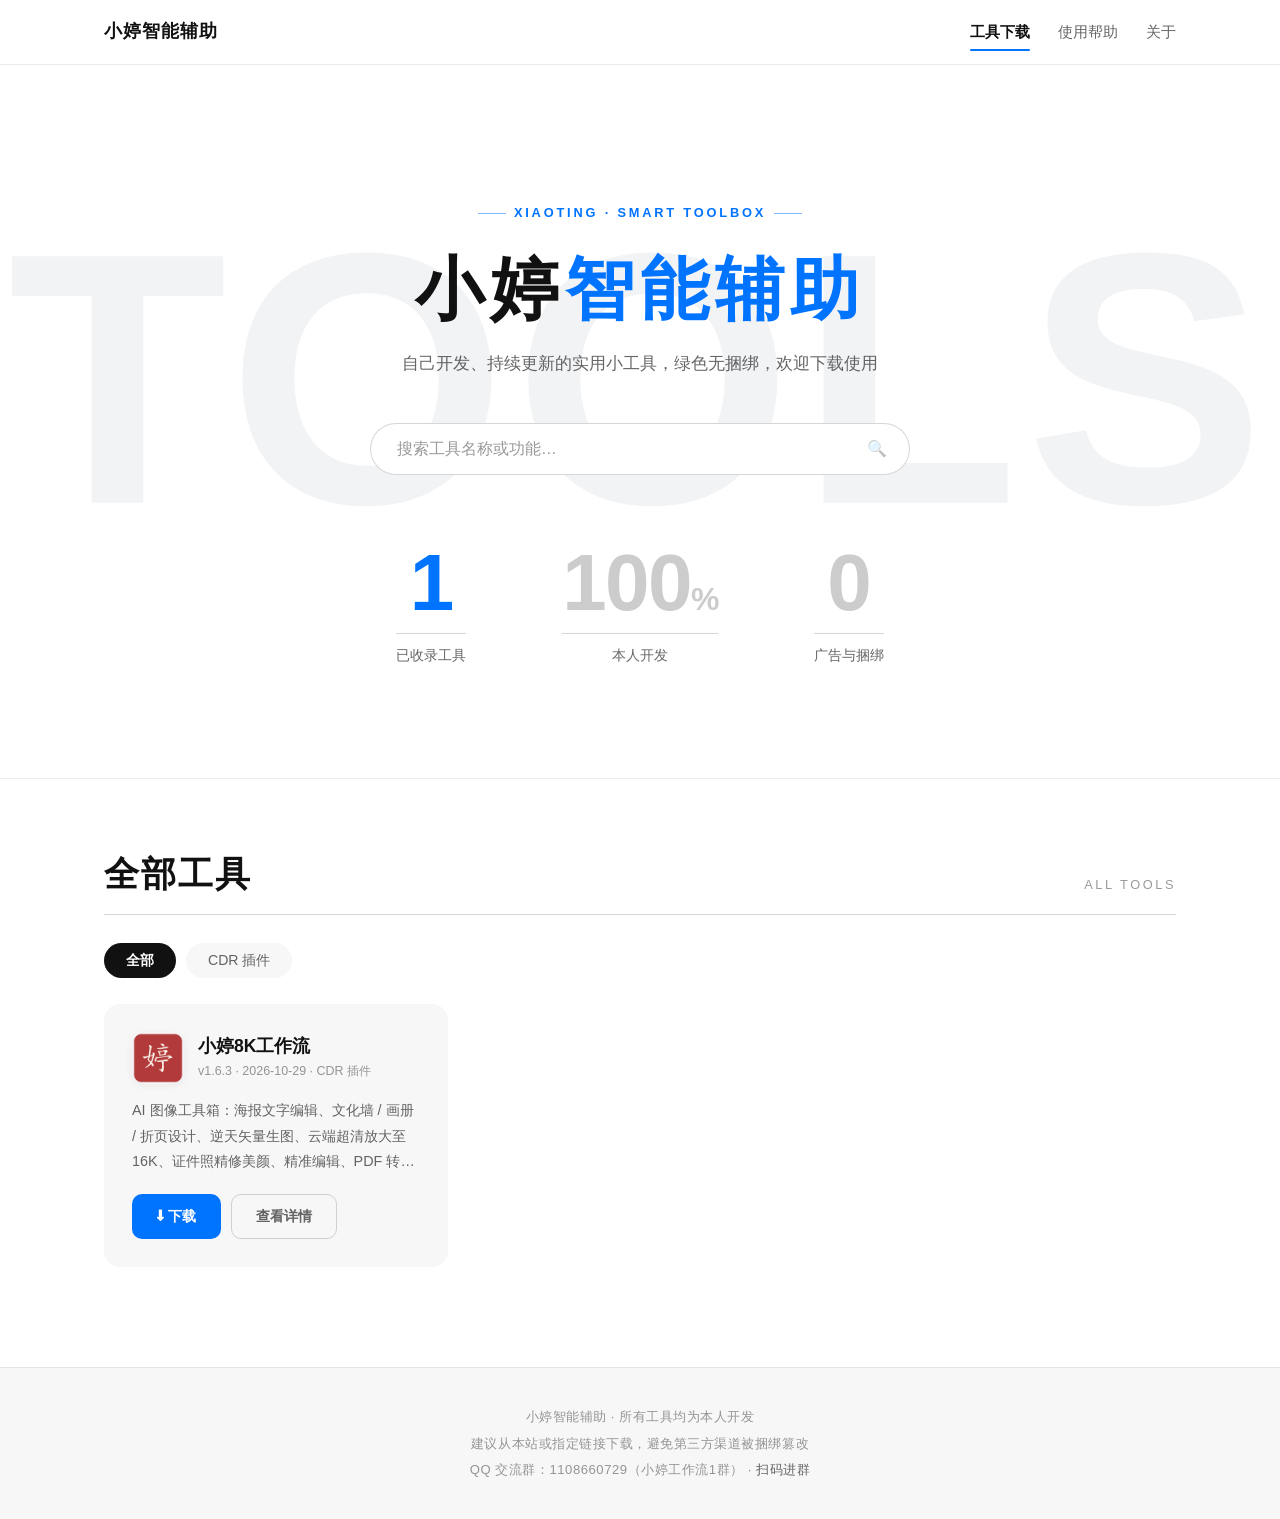
<file: index.html>
<!DOCTYPE html>
<html lang="zh-CN">
<head>
  <meta charset="UTF-8">
  <meta name="viewport" content="width=device-width, initial-scale=1.0">
  <meta name="description" content="小婷智能辅助 - 实用工具下载站，绿色、无捆绑、持续更新">
  <title>小婷智能辅助 - 实用工具下载站</title>
  <link rel="stylesheet" href="assets/css/style.css">
</head>
<body>

  <header class="site-header">
    <div class="container">
      <a class="logo" href="index.html">小婷智能辅助</a>
      <nav class="main-nav">
        <a href="index.html" class="active">工具下载</a>
        <a href="guide.html">使用帮助</a>
        <a href="about.html">关于</a>
      </nav>
    </div>
  </header>

  <section class="hero">
    <div class="hero-eyebrow">XIAOTING · SMART TOOLBOX</div>
    <h1>小婷<span class="grad-text">智能辅助</span></h1>
    <p>自己开发、持续更新的实用小工具，绿色无捆绑，欢迎下载使用</p>
    <div class="search-box">
      <input type="text" id="search-input" placeholder="搜索工具名称或功能…">
      <span class="search-icon">🔍</span>
    </div>
    <div class="hero-stats">
      <div class="stat-item">
        <div class="stat-number"><span class="num" id="tool-count" data-count="0">0</span></div>
        <div class="stat-label">已收录工具</div>
      </div>
      <div class="stat-item">
        <div class="stat-number"><span class="num" data-count="100">0</span><span style="font-size:0.4em">%</span></div>
        <div class="stat-label">本人开发</div>
      </div>
      <div class="stat-item">
        <div class="stat-number"><span class="num" data-count="0">0</span></div>
        <div class="stat-label">广告与捆绑</div>
      </div>
    </div>
  </section>

  <main class="container">
    <div class="section-head">
      <h2>全部工具</h2>
      <span class="section-en">ALL TOOLS</span>
    </div>
    <div class="filter-bar" id="filter-bar"></div>
    <div class="tools-grid" id="tools-grid"></div>
  </main>

  <footer class="site-footer">
    <div>小婷智能辅助 · 所有工具均为本人开发</div>
    <div>建议从本站或指定链接下载，避免第三方渠道被捆绑篡改</div>
    <div>QQ 交流群：1108660729<span class="foot-qq-name">（小婷工作流1群）</span> · <a href="about.html#qq">扫码进群</a></div>
  </footer>

  <script src="data/tools.js"></script>
  <script src="assets/js/main.js"></script>
</body>
</html>
</file>
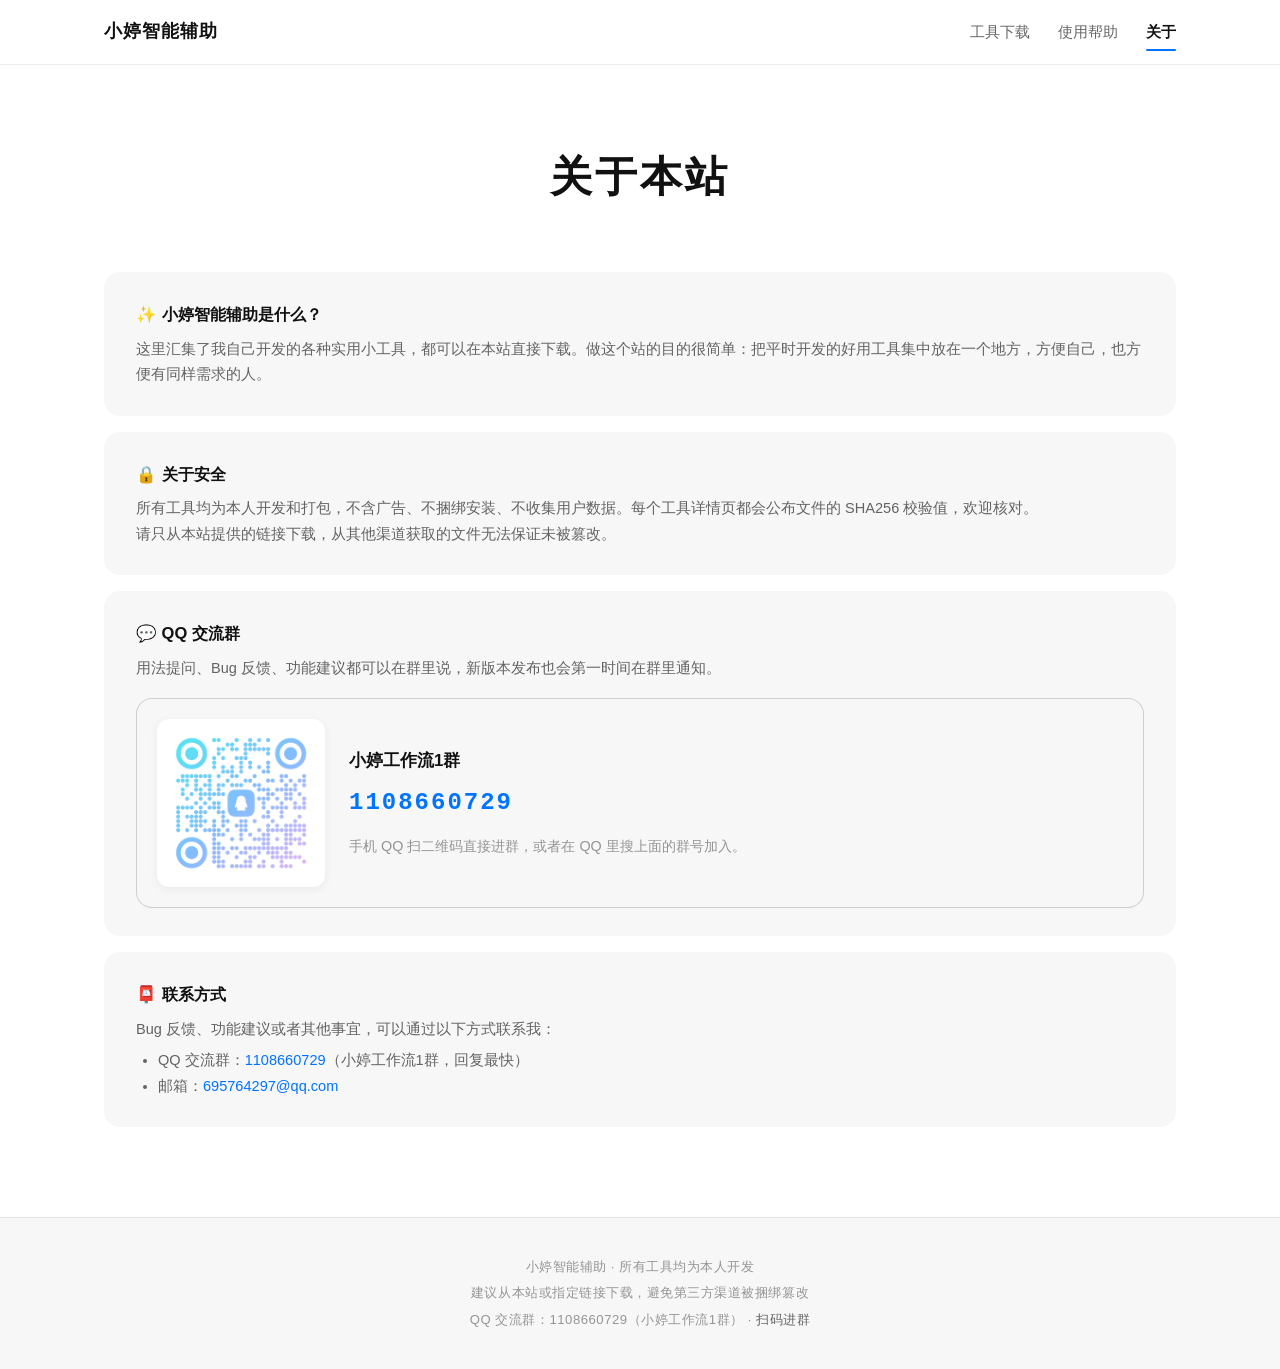
<file: about.html>
<!DOCTYPE html>
<html lang="zh-CN">
<head>
  <meta charset="UTF-8">
  <meta name="viewport" content="width=device-width, initial-scale=1.0">
  <title>关于 - 小婷智能辅助</title>
  <link rel="stylesheet" href="assets/css/style.css">
</head>
<body>

  <header class="site-header">
    <div class="container">
      <a class="logo" href="index.html">小婷智能辅助</a>
      <nav class="main-nav">
        <a href="index.html">工具下载</a>
        <a href="guide.html">使用帮助</a>
        <a href="about.html" class="active">关于</a>
      </nav>
    </div>
  </header>

  <div class="page-title">
    <h1>关于本站</h1>
  </div>

  <main class="container content-section">

    <div class="faq-item">
      <h3>✨ 小婷智能辅助是什么？</h3>
      <p>这里汇集了我自己开发的各种实用小工具，都可以在本站直接下载。做这个站的目的很简单：把平时开发的好用工具集中放在一个地方，方便自己，也方便有同样需求的人。</p>
    </div>

    <div class="faq-item">
      <h3>🔒 关于安全</h3>
      <p>所有工具均为本人开发和打包，不含广告、不捆绑安装、不收集用户数据。每个工具详情页都会公布文件的 SHA256 校验值，欢迎核对。</p>
      <p>请只从本站提供的链接下载，从其他渠道获取的文件无法保证未被篡改。</p>
    </div>

    <div class="faq-item" id="qq">
      <h3>💬 QQ 交流群</h3>
      <p>用法提问、Bug 反馈、功能建议都可以在群里说，新版本发布也会第一时间在群里通知。</p>
      <div class="qq-card">
        <img class="qq-qr" src="assets/img/qq-group-qr.png" alt="小婷工作流1群 QQ 群二维码">
        <div class="qq-info">
          <div class="qq-name">小婷工作流1群</div>
          <div class="qq-num">1108660729</div>
          <p class="qq-tip">手机 QQ 扫二维码直接进群，或者在 QQ 里搜上面的群号加入。</p>
        </div>
      </div>
    </div>

    <div class="faq-item">
      <h3>📮 联系方式</h3>
      <p>Bug 反馈、功能建议或者其他事宜，可以通过以下方式联系我：</p>
      <ul>
        <li>QQ 交流群：<a href="#qq">1108660729</a>（小婷工作流1群，回复最快）</li>
        <li>邮箱：<a href="mailto:695764297@qq.com">695764297@qq.com</a></li>
      </ul>
    </div>

  </main>

  <footer class="site-footer">
    <div>小婷智能辅助 · 所有工具均为本人开发</div>
    <div>建议从本站或指定链接下载，避免第三方渠道被捆绑篡改</div>
    <div>QQ 交流群：1108660729<span class="foot-qq-name">（小婷工作流1群）</span> · <a href="about.html#qq">扫码进群</a></div>
  </footer>

  <script src="assets/js/main.js"></script>
</body>
</html>
</file>
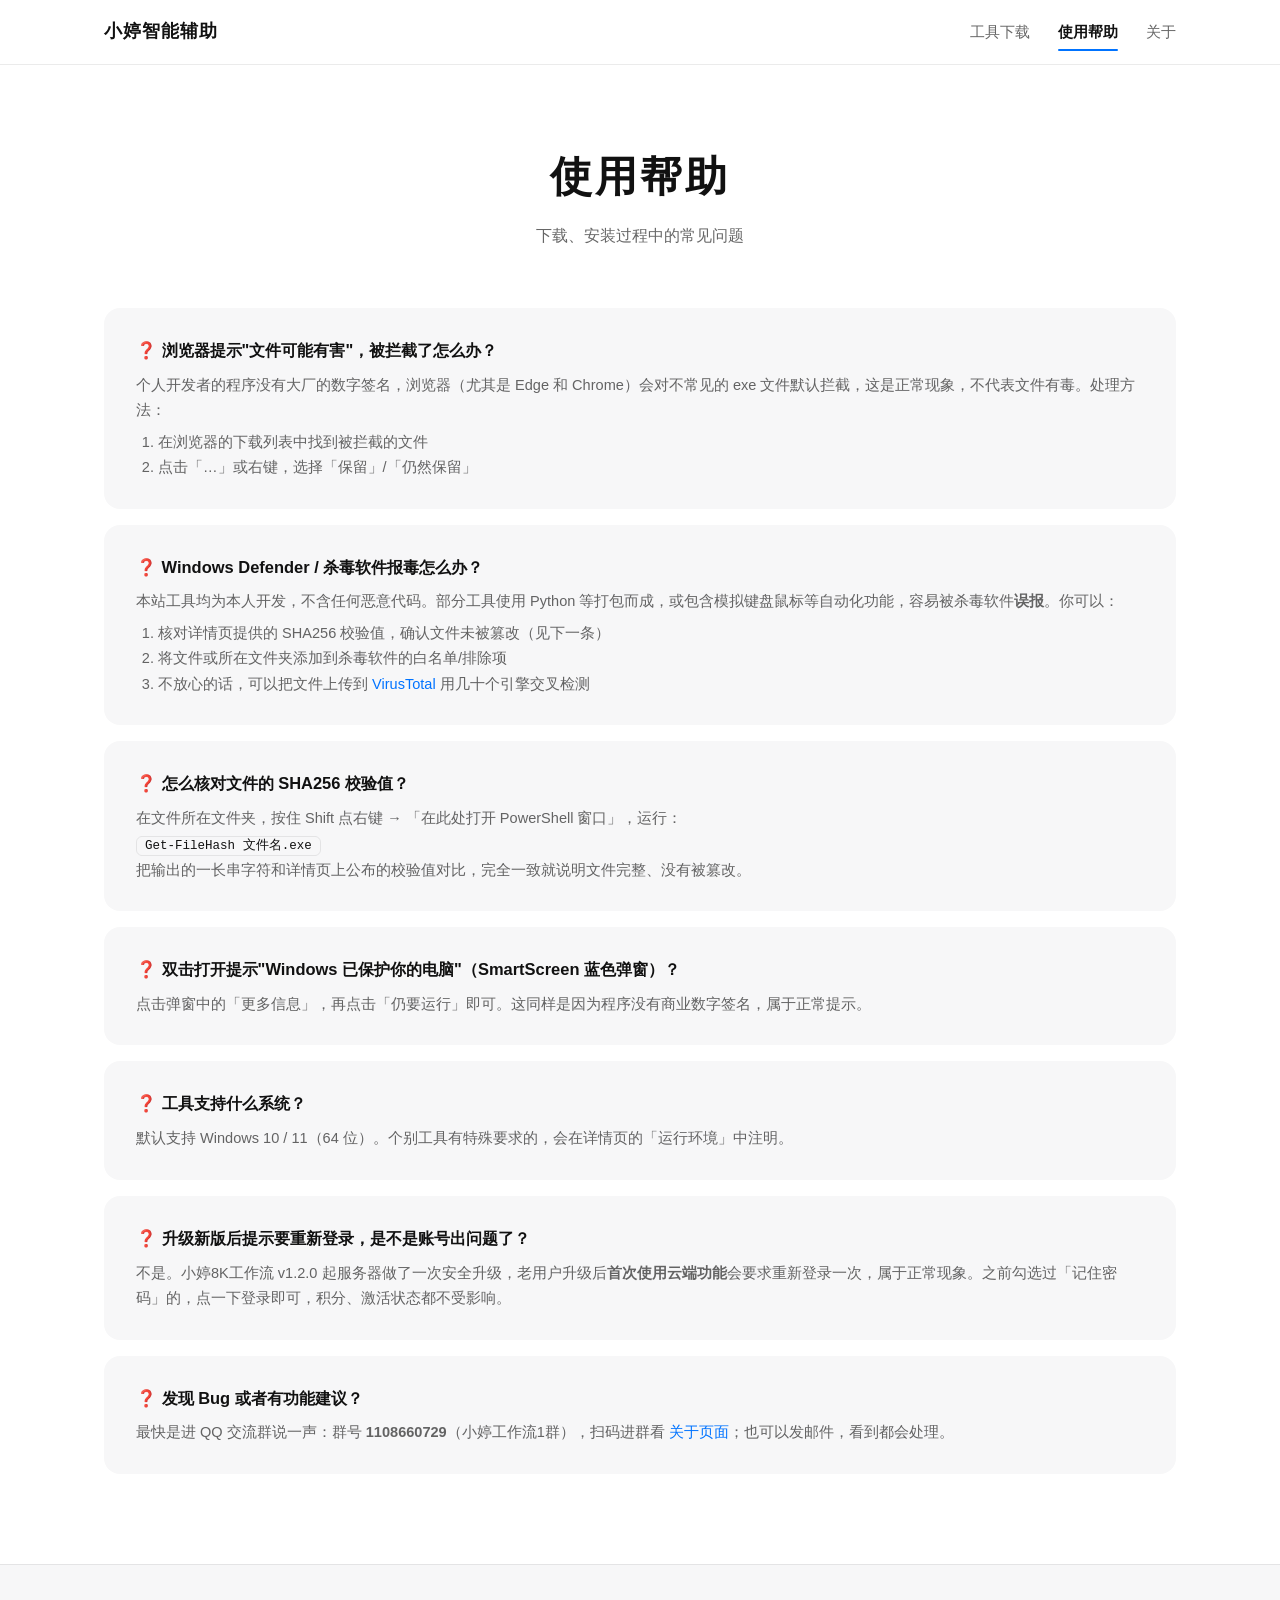
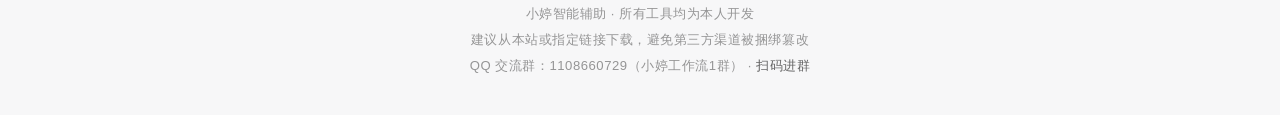
<file: guide.html>
<!DOCTYPE html>
<html lang="zh-CN">
<head>
  <meta charset="UTF-8">
  <meta name="viewport" content="width=device-width, initial-scale=1.0">
  <title>使用帮助 - 小婷智能辅助</title>
  <link rel="stylesheet" href="assets/css/style.css">
</head>
<body>

  <header class="site-header">
    <div class="container">
      <a class="logo" href="index.html">小婷智能辅助</a>
      <nav class="main-nav">
        <a href="index.html">工具下载</a>
        <a href="guide.html" class="active">使用帮助</a>
        <a href="about.html">关于</a>
      </nav>
    </div>
  </header>

  <div class="page-title">
    <h1>使用帮助</h1>
    <p>下载、安装过程中的常见问题</p>
  </div>

  <main class="container content-section">

    <div class="faq-item">
      <h3>❓ 浏览器提示"文件可能有害"，被拦截了怎么办？</h3>
      <p>个人开发者的程序没有大厂的数字签名，浏览器（尤其是 Edge 和 Chrome）会对不常见的 exe 文件默认拦截，这是正常现象，不代表文件有毒。处理方法：</p>
      <ol>
        <li>在浏览器的下载列表中找到被拦截的文件</li>
        <li>点击「…」或右键，选择「保留」/「仍然保留」</li>
      </ol>
    </div>

    <div class="faq-item">
      <h3>❓ Windows Defender / 杀毒软件报毒怎么办？</h3>
      <p>本站工具均为本人开发，不含任何恶意代码。部分工具使用 Python 等打包而成，或包含模拟键盘鼠标等自动化功能，容易被杀毒软件<strong>误报</strong>。你可以：</p>
      <ol>
        <li>核对详情页提供的 SHA256 校验值，确认文件未被篡改（见下一条）</li>
        <li>将文件或所在文件夹添加到杀毒软件的白名单/排除项</li>
        <li>不放心的话，可以把文件上传到 <a href="https://www.virustotal.com" target="_blank" rel="noopener">VirusTotal</a> 用几十个引擎交叉检测</li>
      </ol>
    </div>

    <div class="faq-item">
      <h3>❓ 怎么核对文件的 SHA256 校验值？</h3>
      <p>在文件所在文件夹，按住 Shift 点右键 → 「在此处打开 PowerShell 窗口」，运行：</p>
      <p><code>Get-FileHash 文件名.exe</code></p>
      <p>把输出的一长串字符和详情页上公布的校验值对比，完全一致就说明文件完整、没有被篡改。</p>
    </div>

    <div class="faq-item">
      <h3>❓ 双击打开提示"Windows 已保护你的电脑"（SmartScreen 蓝色弹窗）？</h3>
      <p>点击弹窗中的「更多信息」，再点击「仍要运行」即可。这同样是因为程序没有商业数字签名，属于正常提示。</p>
    </div>

    <div class="faq-item">
      <h3>❓ 工具支持什么系统？</h3>
      <p>默认支持 Windows 10 / 11（64 位）。个别工具有特殊要求的，会在详情页的「运行环境」中注明。</p>
    </div>

    <div class="faq-item">
      <h3>❓ 升级新版后提示要重新登录，是不是账号出问题了？</h3>
      <p>不是。小婷8K工作流 v1.2.0 起服务器做了一次安全升级，老用户升级后<strong>首次使用云端功能</strong>会要求重新登录一次，属于正常现象。之前勾选过「记住密码」的，点一下登录即可，积分、激活状态都不受影响。</p>
    </div>

    <div class="faq-item">
      <h3>❓ 发现 Bug 或者有功能建议？</h3>
      <p>最快是进 QQ 交流群说一声：群号 <strong>1108660729</strong>（小婷工作流1群），扫码进群看 <a href="about.html#qq">关于页面</a>；也可以发邮件，看到都会处理。</p>
    </div>

  </main>

  <footer class="site-footer">
    <div>小婷智能辅助 · 所有工具均为本人开发</div>
    <div>建议从本站或指定链接下载，避免第三方渠道被捆绑篡改</div>
    <div>QQ 交流群：1108660729<span class="foot-qq-name">（小婷工作流1群）</span> · <a href="about.html#qq">扫码进群</a></div>
  </footer>

  <script src="assets/js/main.js"></script>
</body>
</html>
</file>
<file: assets/css/style.css>
/* ============================================================
   小婷智能辅助 - 全站样式（v4 · 参考他山科技官网）
   纯白底 + 浅灰卡片 + 单一品牌蓝 + 大字排版 + 大量留白
   ============================================================ */

:root {
  --blue: #0073ff;
  --blue-deep: #005fd6;
  --bg: #ffffff;
  --bg-gray: #f7f7f8;
  --text: #111111;
  --text-mid: #00000099;
  --text-dim: #00000066;
  --line: #00000029;
  --line-light: #00000014;
  --num-gray: #cccccc;
  --radius: 16px;
}

* {
  margin: 0;
  padding: 0;
  box-sizing: border-box;
}

html {
  scroll-behavior: smooth;
}

body {
  font-family: "Source Han Sans CN", "Noto Sans SC", "Microsoft YaHei", "PingFang SC", sans-serif;
  background: var(--bg);
  color: var(--text);
  line-height: 1.75;
  -webkit-font-smoothing: antialiased;
}

::selection {
  background: var(--blue);
  color: #fff;
}

a {
  color: var(--blue);
  text-decoration: none;
}

code {
  background: var(--bg-gray);
  border: 1px solid var(--line-light);
  color: var(--text);
  padding: 2px 8px;
  border-radius: 6px;
  font-size: 0.86em;
  font-family: Consolas, monospace;
}

.container {
  max-width: 1120px;
  margin: 0 auto;
  padding: 0 24px;
}

/* ---------- 顶部导航 ---------- */
.site-header {
  position: sticky;
  top: 0;
  z-index: 100;
  background: rgba(255, 255, 255, 0.86);
  backdrop-filter: blur(14px);
  -webkit-backdrop-filter: blur(14px);
  border-bottom: 1px solid var(--line-light);
}

.site-header .container {
  display: flex;
  align-items: center;
  justify-content: space-between;
  height: 64px;
}

.logo {
  display: flex;
  align-items: center;
  gap: 8px;
  font-size: 1.12rem;
  font-weight: 700;
  letter-spacing: 1px;
  color: var(--text);
}

.main-nav {
  display: flex;
  gap: 28px;
}

.main-nav a {
  color: var(--text-mid);
  font-size: 0.93rem;
  padding: 4px 0;
  position: relative;
  transition: color 0.18s ease;
}

.main-nav a:hover {
  color: var(--text);
}

.main-nav a.active {
  color: var(--text);
  font-weight: 700;
}

/* 下划线：悬停从左滑出，当前页常驻 */
.main-nav a::after {
  content: "";
  position: absolute;
  left: 0;
  right: 100%;
  bottom: -2px;
  height: 2px;
  background: var(--blue);
  border-radius: 2px;
  transition: right 0.25s ease;
}

.main-nav a:hover::after,
.main-nav a.active::after {
  right: 0;
}

/* ---------- 顶部阅读进度条 ---------- */
#scroll-progress {
  position: fixed;
  top: 0;
  left: 0;
  height: 2px;
  width: 0;
  background: var(--blue);
  z-index: 200;
  pointer-events: none;
}

/* ---------- 首页横幅 ---------- */
.hero {
  position: relative;
  overflow: hidden;
  text-align: center;
  padding: 130px 20px 110px;
  border-bottom: 1px solid var(--line-light);
}

/* 背景巨型装饰字（参考大厂官网的超大浅灰元素），随滚动视差移动 */
.hero::before {
  content: "TOOLS";
  position: absolute;
  left: 50%;
  top: 44%;
  transform: translate(-50%, -50%) translateY(var(--hero-shift, 0px));
  will-change: transform;
  font-size: clamp(160px, 28vw, 380px);
  font-weight: 900;
  letter-spacing: 0.02em;
  color: #f2f3f5;
  pointer-events: none;
  user-select: none;
  line-height: 1;
  z-index: 0;
}

.hero > * {
  position: relative;
  z-index: 1;
}

.hero-eyebrow {
  display: inline-flex;
  align-items: center;
  gap: 8px;
  font-size: 0.8rem;
  letter-spacing: 0.22em;
  text-transform: uppercase;
  color: var(--blue);
  font-weight: 700;
  margin-bottom: 24px;
  animation: fadeUp 0.7s ease both;
}

.hero-eyebrow::before,
.hero-eyebrow::after {
  content: "";
  width: 28px;
  height: 1px;
  background: var(--blue);
  opacity: 0.5;
}

.hero h1 {
  font-size: clamp(2.6rem, 6.4vw, 4.3rem);
  font-weight: 900;
  letter-spacing: 6px;
  line-height: 1.2;
  margin-bottom: 18px;
  animation: fadeUp 0.7s ease 0.08s both;
}

.hero h1 .grad-text {
  color: var(--blue);
}

.hero p {
  font-size: 1.05rem;
  color: var(--text-mid);
  max-width: 560px;
  margin: 0 auto;
  animation: fadeUp 0.7s ease 0.16s both;
}

.hero .search-box {
  margin: 44px auto 0;
  max-width: 540px;
  display: flex;
  background: #fff;
  border: 1px solid var(--line);
  border-radius: 999px;
  overflow: hidden;
  transition: border-color 0.2s, box-shadow 0.2s;
  animation: fadeUp 0.7s ease 0.24s both;
}

.hero .search-box:focus-within {
  border-color: var(--blue);
  box-shadow: 0 0 0 4px rgba(0, 115, 255, 0.12);
}

.hero .search-box input {
  flex: 1;
  border: none;
  outline: none;
  padding: 16px 26px;
  font-size: 0.98rem;
  color: var(--text);
  background: transparent;
}

.hero .search-box input::placeholder {
  color: var(--text-dim);
}

.hero .search-box .search-icon {
  display: flex;
  align-items: center;
  padding-right: 22px;
  color: var(--text-dim);
}

/* 大数字统计（他山官网标志性手法） */
.hero .hero-stats {
  display: flex;
  justify-content: center;
  align-items: flex-end;
  gap: clamp(40px, 8vw, 96px);
  margin: 64px auto 0;
  max-width: 720px;
  animation: fadeUp 0.7s ease 0.32s both;
}

.hero .stat-item {
  text-align: center;
}

.hero .stat-number {
  font-size: clamp(48px, 7vw, 80px);
  font-weight: 900;
  line-height: 1.1;
  color: var(--num-gray);
  letter-spacing: -0.02em;
}

.hero .stat-item:first-child .stat-number {
  color: var(--blue);
}

.hero .stat-label {
  font-size: 0.86rem;
  color: var(--text-mid);
  margin-top: 6px;
  padding-top: 10px;
  border-top: 1px solid var(--line);
}

@keyframes fadeUp {
  from {
    opacity: 0;
    transform: translateY(16px);
  }
  to {
    opacity: 1;
    transform: translateY(0);
  }
}

/* ---------- 工具区标题 ---------- */
.section-head {
  display: flex;
  justify-content: space-between;
  align-items: flex-end;
  margin: 72px 0 0;
  padding-bottom: 18px;
  border-bottom: 1px solid var(--line);
}

.section-head h2 {
  font-size: clamp(1.6rem, 3.4vw, 2.2rem);
  font-weight: 900;
  letter-spacing: 2px;
  line-height: 1.3;
}

.section-head .section-en {
  font-size: 0.8rem;
  letter-spacing: 0.2em;
  color: var(--text-dim);
  text-transform: uppercase;
}

/* ---------- 分类筛选 ---------- */
.filter-bar {
  display: flex;
  flex-wrap: wrap;
  gap: 10px;
  margin: 28px 0 6px;
}

.filter-bar button {
  border: none;
  background: var(--bg-gray);
  color: var(--text-mid);
  padding: 8px 22px;
  border-radius: 999px;
  font-size: 0.88rem;
  cursor: pointer;
  transition: all 0.18s ease;
}

.filter-bar button:hover {
  color: var(--text);
  background: #eeeff2;
}

.filter-bar button.active {
  background: var(--text);
  color: #fff;
  font-weight: 700;
}

/* ---------- 工具卡片 ---------- */
.tools-grid {
  display: grid;
  grid-template-columns: repeat(auto-fill, minmax(310px, 1fr));
  gap: 20px;
  margin: 26px 0 100px;
}

.tool-card {
  background: var(--bg-gray);
  border-radius: var(--radius);
  padding: 28px;
  display: flex;
  flex-direction: column;
  position: relative;
  overflow: hidden;
  transition: transform 0.22s ease, box-shadow 0.22s ease;
  animation: fadeUp 0.55s ease both;
}

/* 聚光灯：跟随鼠标的淡蓝光晕（--mx/--my 由 JS 更新） */
.tool-card::after {
  content: "";
  position: absolute;
  inset: 0;
  pointer-events: none;
  opacity: 0;
  transition: opacity 0.25s ease;
  background: radial-gradient(
    300px circle at var(--mx, 50%) var(--my, 50%),
    rgba(0, 115, 255, 0.09),
    transparent 65%
  );
}

.tool-card:hover {
  transform: translateY(-4px);
  box-shadow: 0 20px 48px rgba(0, 0, 0, 0.1);
}

.tool-card:hover::after {
  opacity: 1;
}

.tool-card .tool-icon {
  transition: transform 0.3s ease;
}

.tool-card:hover .tool-icon {
  transform: scale(1.1) rotate(-6deg);
}

.tool-card .card-head {
  display: flex;
  align-items: center;
  gap: 14px;
  margin-bottom: 14px;
}

.tool-card .tool-icon {
  width: 52px;
  height: 52px;
  border-radius: 13px;
  display: flex;
  align-items: center;
  justify-content: center;
  font-size: 1.6rem;
  flex-shrink: 0;
  background: #fff;
  box-shadow: 0 2px 8px rgba(0, 0, 0, 0.06);
}

.tool-card h3 {
  font-size: 1.1rem;
  font-weight: 700;
  line-height: 1.4;
}

.tool-card .tool-meta {
  font-size: 0.78rem;
  color: var(--text-dim);
  margin-top: 3px;
}

.tool-card .tool-summary {
  font-size: 0.9rem;
  color: var(--text-mid);
  flex: 1;
  margin-bottom: 20px;
  display: -webkit-box;
  -webkit-line-clamp: 3;
  -webkit-box-orient: vertical;
  overflow: hidden;
}

.tool-card .card-actions {
  display: flex;
  gap: 10px;
}

.empty-tip {
  text-align: center;
  color: var(--text-dim);
  padding: 80px 0;
  grid-column: 1 / -1;
  font-size: 0.95rem;
}

/* ---------- 按钮 ---------- */
.btn {
  display: inline-flex;
  align-items: center;
  justify-content: center;
  gap: 6px;
  padding: 9px 24px;
  border-radius: 10px;
  font-size: 0.9rem;
  font-weight: 700;
  cursor: pointer;
  border: 1px solid transparent;
  transition: all 0.18s ease;
}

.btn-primary {
  background: var(--blue);
  color: #fff;
}

.btn-primary:hover {
  background: var(--blue-deep);
  transform: translateY(-1px);
  box-shadow: 0 8px 20px rgba(0, 115, 255, 0.3);
}

.btn-outline {
  border-color: var(--line);
  color: var(--text-mid);
  background: transparent;
}

.btn-outline:hover {
  color: var(--text);
  border-color: var(--text);
}

.btn-lg {
  padding: 14px 42px;
  font-size: 1rem;
  border-radius: 12px;
}

/* ---------- 详情页 ---------- */
.detail-wrap {
  margin: 46px auto 90px;
}

.breadcrumb {
  font-size: 0.85rem;
  color: var(--text-dim);
  margin-bottom: 22px;
}

.breadcrumb a {
  color: var(--text-mid);
}

.breadcrumb a:hover {
  color: var(--blue);
}

.detail-card {
  background: var(--bg-gray);
  border-radius: var(--radius);
  padding: 40px;
  margin-bottom: 20px;
}

.detail-head {
  display: flex;
  gap: 24px;
  align-items: flex-start;
  flex-wrap: wrap;
}

.detail-head .tool-icon {
  width: 80px;
  height: 80px;
  border-radius: 20px;
  display: flex;
  align-items: center;
  justify-content: center;
  font-size: 2.6rem;
  flex-shrink: 0;
  background: #fff;
  box-shadow: 0 4px 14px rgba(0, 0, 0, 0.07);
}

.detail-head .head-info {
  flex: 1;
  min-width: 220px;
}

.detail-head h1 {
  font-size: clamp(1.6rem, 3.2vw, 2.1rem);
  font-weight: 900;
  letter-spacing: 1px;
  margin-bottom: 4px;
}

.detail-head .tool-meta {
  font-size: 0.85rem;
  color: var(--text-dim);
}

.tag-row {
  display: flex;
  flex-wrap: wrap;
  gap: 8px;
  margin-top: 12px;
}

.tag {
  font-size: 0.76rem;
  color: var(--text-mid);
  background: #fff;
  padding: 4px 14px;
  border-radius: 999px;
  border: 1px solid var(--line-light);
}

.download-area {
  margin-top: 28px;
  padding-top: 28px;
  border-top: 1px solid var(--line);
  display: flex;
  align-items: center;
  gap: 22px;
  flex-wrap: wrap;
}

.download-area .file-info {
  font-size: 0.85rem;
  color: var(--text-mid);
}

.detail-card h2 {
  font-size: 1.2rem;
  font-weight: 900;
  letter-spacing: 1px;
  margin-bottom: 16px;
  padding-bottom: 12px;
  border-bottom: 1px solid var(--line);
}

.detail-card p {
  margin-bottom: 10px;
  color: var(--text-mid);
}

.feature-list {
  list-style: none;
}

.feature-list li {
  padding: 8px 0 8px 30px;
  position: relative;
  color: var(--text-mid);
}

.feature-list li::before {
  content: "✔";
  color: var(--blue);
  font-weight: 700;
  position: absolute;
  left: 5px;
}

/* 暂停下载时的占位按钮：数据里 downloadPaused: true 才会出现 */
.btn-disabled,
.btn-disabled:hover {
  background: var(--bg-gray);
  color: var(--text-dim);
  border: 1px solid var(--line);
  cursor: not-allowed;
  box-shadow: none;
  transform: none;
}

/* 临时公告条：数据里填了 notice 才会出现（见 data/tools.js） */
.notice-bar {
  margin-top: 24px;
  padding: 14px 18px;
  border: 1px solid #f0b429;
  border-left: 4px solid #f0b429;
  border-radius: 10px;
  background: #fff8e6;
  color: #6b4b00;
  font-size: 0.92rem;
  line-height: 1.7;
}

.notice-bar .notice-title {
  font-weight: 700;
}

.notice-bar ul {
  margin: 8px 0 0;
  padding-left: 20px;
}

.notice-bar li {
  margin-top: 5px;
}

.notice-bar a {
  color: #8a5a00;
  font-weight: 700;
}

.notice-bar.notice-sm {
  margin-top: 14px;
  padding: 10px 14px;
  font-size: 0.82rem;
  line-height: 1.6;
}

.sha-box {
  background: #fff;
  border: 1px solid var(--line-light);
  border-radius: 10px;
  padding: 12px 16px;
  font-family: Consolas, monospace;
  font-size: 0.8rem;
  word-break: break-all;
  color: var(--text-mid);
  margin-top: 8px;
}

.promo-video {
  display: block;
  width: 100%;
  border-radius: 12px;
  background: #000;
  margin-top: 10px;
}

.changelog-item {
  padding: 14px 0;
  border-bottom: 1px solid var(--line-light);
}

.changelog-item:last-child {
  border-bottom: none;
}

.changelog-item .cl-head {
  font-weight: 700;
  margin-bottom: 4px;
}

.changelog-item .cl-date {
  font-weight: 400;
  font-size: 0.8rem;
  color: var(--text-dim);
  margin-left: 10px;
}

.changelog-item ul {
  padding-left: 22px;
  color: var(--text-mid);
  font-size: 0.9rem;
}

/* ---------- 内容页（帮助/关于） ---------- */
.page-title {
  text-align: center;
  padding: 76px 20px 18px;
}

.page-title h1 {
  font-size: clamp(1.9rem, 4vw, 2.6rem);
  font-weight: 900;
  letter-spacing: 3px;
}

.page-title p {
  color: var(--text-mid);
  margin-top: 8px;
}

.faq-item {
  background: var(--bg-gray);
  border-radius: var(--radius);
  padding: 28px 32px;
  margin-bottom: 16px;
  transition: transform 0.2s ease, box-shadow 0.2s ease;
}

.faq-item:hover {
  transform: translateY(-2px);
  box-shadow: 0 16px 40px rgba(0, 0, 0, 0.08);
}

.faq-item h3 {
  font-size: 1.03rem;
  font-weight: 700;
  margin-bottom: 8px;
}

.faq-item p,
.faq-item li {
  font-size: 0.91rem;
  color: var(--text-mid);
}

.faq-item ol,
.faq-item ul {
  padding-left: 22px;
  margin-top: 6px;
}

.content-section {
  margin: 40px auto 90px;
}

/* ---------- 页脚 ---------- */
.site-footer {
  border-top: 1px solid var(--line-light);
  background: var(--bg-gray);
  color: var(--text-dim);
  text-align: center;
  padding: 36px 20px;
  font-size: 0.82rem;
  line-height: 2;
  letter-spacing: 0.04em;
}

.site-footer a {
  color: var(--text-mid);
}

/* ---------- 滚动显现 ---------- */
.reveal {
  opacity: 0;
  transform: translateY(26px);
  transition: opacity 0.65s ease, transform 0.65s ease;
}

.reveal.visible {
  opacity: 1;
  transform: none;
}

/* .reveal 会覆盖悬停上浮，这里恢复 */
.faq-item.reveal.visible:hover {
  transform: translateY(-2px);
}

/* ---------- 动效偏好 ---------- */
/* ---------- 图片图标（数据里 icon 填图片路径时） ---------- */
.tool-icon.is-img {
  background: transparent;
  overflow: hidden;
}

.tool-icon.is-img img {
  width: 100%;
  height: 100%;
  object-fit: cover;
  display: block;
}

/* ---------- QQ 交流群卡片 ---------- */
.qq-card {
  display: flex;
  align-items: center;
  gap: 24px;
  flex-wrap: wrap;
  margin-top: 16px;
  padding: 20px;
  border: 1px solid var(--line);
  border-radius: 16px;
  background: var(--bg-gray);
}

.qq-card .qq-qr {
  width: 168px;
  height: 168px;
  flex-shrink: 0;
  border-radius: 12px;
  background: #fff;
  padding: 6px;
  box-shadow: 0 2px 10px rgba(0, 0, 0, 0.06);
}

.qq-card .qq-info {
  flex: 1;
  min-width: 200px;
}

.qq-card .qq-name {
  font-size: 1.05rem;
  font-weight: 800;
  margin-bottom: 6px;
}

.qq-card .qq-num {
  font-family: Consolas, "Courier New", monospace;
  font-size: 1.5rem;
  font-weight: 700;
  letter-spacing: 2px;
  color: var(--blue);
  margin-bottom: 10px;
  user-select: all;
}

.qq-card .qq-tip {
  font-size: 0.9rem;
  color: var(--text-dim);
  margin: 0;
}

@media (prefers-reduced-motion: reduce) {
  *,
  *::before,
  *::after {
    animation: none !important;
    transition: none !important;
  }
}

/* ---------- 移动端适配 ---------- */
@media (max-width: 640px) {
  .hero {
    padding: 80px 18px 70px;
  }

  .hero h1 {
    letter-spacing: 3px;
  }

  .hero .hero-stats {
    gap: 28px;
  }

  .main-nav {
    gap: 16px;
  }

  .main-nav a {
    font-size: 0.86rem;
  }

  .detail-card {
    padding: 26px;
  }

  .download-area .btn-lg {
    width: 100%;
  }

  .section-head {
    margin-top: 48px;
  }

  .foot-qq-name {
    display: none;
  }

  .qq-card {
    gap: 16px;
    padding: 16px;
    justify-content: center;
    text-align: center;
  }

  .qq-card .qq-qr {
    width: 150px;
    height: 150px;
  }

  .qq-card .qq-num {
    font-size: 1.3rem;
  }
}
</file>
